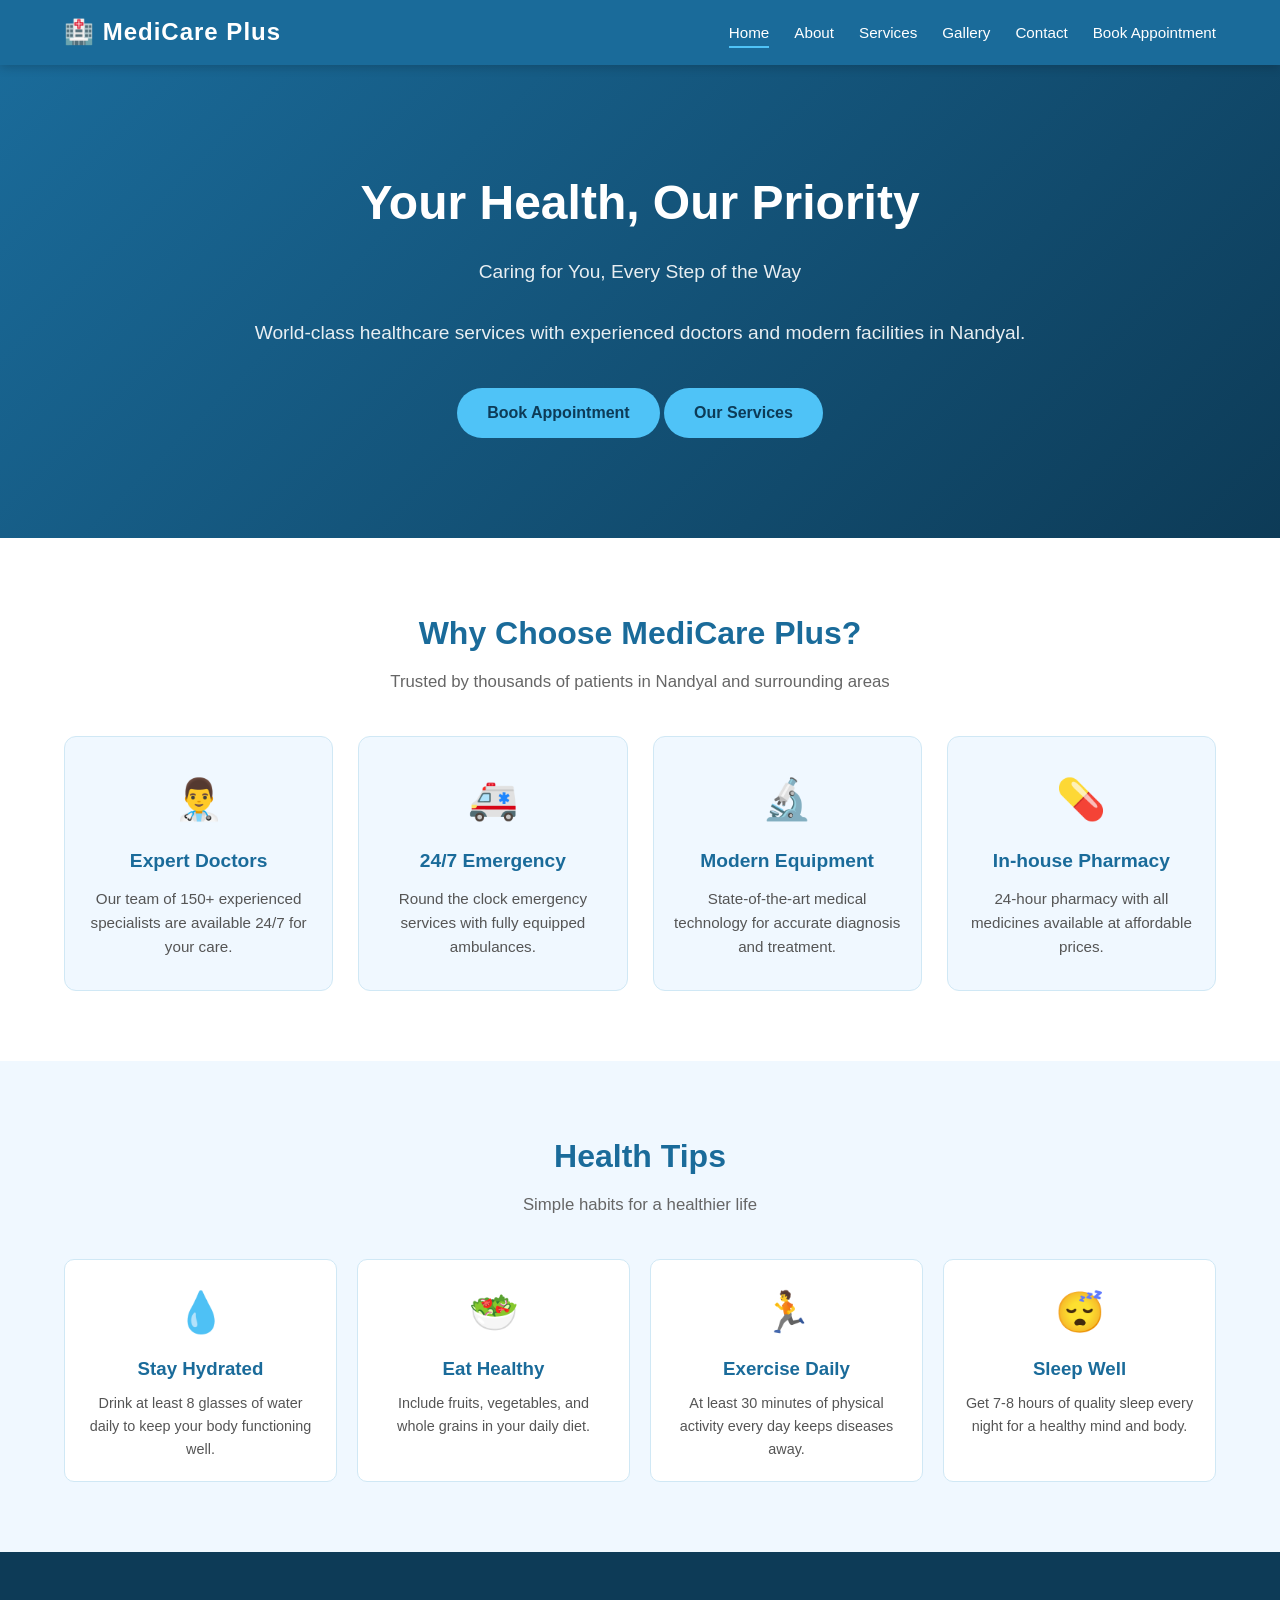
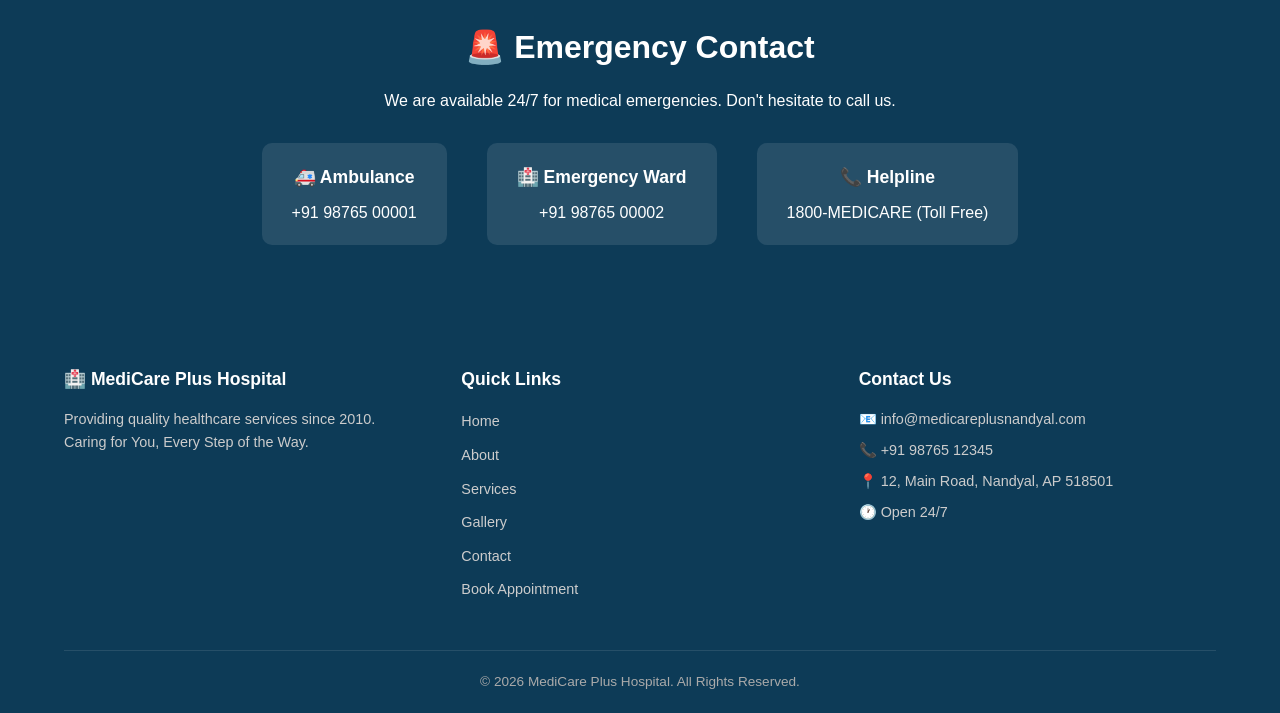
<file: index.html>
<!DOCTYPE html>
<html lang="en">
<head>
  <meta charset="UTF-8">
  <meta name="viewport" content="width=device-width, initial-scale=1.0">
  <meta name="description" content="MediCare Plus Hospital - 
    Nandyal's most trusted healthcare provider. 
    Expert doctors, modern facilities, 24/7 emergency care.">
  <meta name="keywords" content="MediCare Plus Hospital, 
hospital Nandyal, healthcare Nandyal, book appointment, 
doctors Nandyal, healthcare services, 24/7 emergency care">
<link rel="canonical" 
      href="https://golden-narwhal-b84936.netlify.app/">
<link rel="icon" type="image/png" 
      href="https://placehold.co/32x32/1a6b9a/ffffff?text=M">
<meta property="og:title" 
      content="MediCare Plus Hospital | Nandyal">
<meta property="og:description" 
      content="Nandyal's most trusted healthcare provider. 
      Expert doctors, 24/7 emergency care.">
<meta property="og:type" content="website">
<meta property="og:url" 
      content="https://golden-narwhal-b84936.netlify.app">
<script type="application/ld+json">
{
  "@context": "https://schema.org",
  "@type": "Hospital",
  "name": "MediCare Plus Hospital",
  "url": "https://golden-narwhal-b84936.netlify.app",
  "telephone": "+91-98765-12345",
  "address": {
    "@type": "PostalAddress",
    "streetAddress": "12, Main Road",
    "addressLocality": "Nandyal",
    "addressRegion": "Andhra Pradesh",
    "postalCode": "518501",
    "addressCountry": "IN"
  },
  "openingHours": "Mo-Su 00:00-23:59"
}
</script>
  <title>MediCare Plus Hospital Nandyal | Quality Healthcare</title>
  <link rel="stylesheet" href="style.css">
</head>
<body>

  <header>
    <nav>
      <div class="logo">🏥 MediCare Plus</div>
      <div class="hamburger" onclick="toggleMenu()">☰</div>
      <ul class="nav-links" id="navLinks">
        <li><a href="index.html" class="active">Home</a></li>
        <li><a href="about.html">About</a></li>
        <li><a href="services.html">Services</a></li>
        <li><a href="gallery.html">Gallery</a></li>
        <li><a href="contact.html">Contact</a></li>
        <li><a href="booking.html">Book Appointment</a></li>
      </ul>
    </nav>
  </header>

  <main>

    <!-- Hero Section -->
    <section class="hero">
      <h1>Your Health, Our Priority</h1>
      <p>Caring for You, Every Step of the Way</p>
      <p>World-class healthcare services with experienced doctors 
         and modern facilities in Nandyal.</p>
      <a href="booking.html" class="btn-primary">Book Appointment</a>
      <a href="services.html" class="btn-primary">Our Services</a>
    </section>

    <!-- Why Choose Us -->
    <section class="why-section">
      <h2>Why Choose MediCare Plus?</h2>
      <p class="section-subtitle">
        Trusted by thousands of patients in Nandyal and surrounding areas
      </p>
      <div class="cards-grid">
        <div class="card">
          <span class="icon">👨‍⚕️</span>
          <h3>Expert Doctors</h3>
          <p>Our team of 150+ experienced specialists are 
             available 24/7 for your care.</p>
        </div>
        <div class="card">
          <span class="icon">🚑</span>
          <h3>24/7 Emergency</h3>
          <p>Round the clock emergency services with 
             fully equipped ambulances.</p>
        </div>
        <div class="card">
          <span class="icon">🔬</span>
          <h3>Modern Equipment</h3>
          <p>State-of-the-art medical technology for 
             accurate diagnosis and treatment.</p>
        </div>
        <div class="card">
          <span class="icon">💊</span>
          <h3>In-house Pharmacy</h3>
          <p>24-hour pharmacy with all medicines 
             available at affordable prices.</p>
        </div>
      </div>
    </section>

    <!-- Health Tips -->
    <section class="tips-section">
      <h2>Health Tips</h2>
      <p class="section-subtitle">Simple habits for a healthier life</p>
      <div class="tips-grid">
        <div class="tip-card">
          <div class="tip-icon">💧</div>
          <h3>Stay Hydrated</h3>
          <p>Drink at least 8 glasses of water daily 
             to keep your body functioning well.</p>
        </div>
        <div class="tip-card">
          <div class="tip-icon">🥗</div>
          <h3>Eat Healthy</h3>
          <p>Include fruits, vegetables, and whole 
             grains in your daily diet.</p>
        </div>
        <div class="tip-card">
          <div class="tip-icon">🏃</div>
          <h3>Exercise Daily</h3>
          <p>At least 30 minutes of physical activity 
             every day keeps diseases away.</p>
        </div>
        <div class="tip-card">
          <div class="tip-icon">😴</div>
          <h3>Sleep Well</h3>
          <p>Get 7-8 hours of quality sleep every 
             night for a healthy mind and body.</p>
        </div>
      </div>
    </section>

    <!-- Emergency Section -->
    <section class="emergency-section">
      <h2>🚨 Emergency Contact</h2>
      <p>We are available 24/7 for medical emergencies. 
         Don't hesitate to call us.</p>
      <div class="emergency-contacts">
        <div class="emergency-item">
          <h3>🚑 Ambulance</h3>
          <p>+91 98765 00001</p>
        </div>
        <div class="emergency-item">
          <h3>🏥 Emergency Ward</h3>
          <p>+91 98765 00002</p>
        </div>
        <div class="emergency-item">
          <h3>📞 Helpline</h3>
          <p>1800-MEDICARE (Toll Free)</p>
        </div>
      </div>
    </section>

  </main>

  <footer>
    <div class="footer-content">
      <div class="footer-section">
        <h3>🏥 MediCare Plus Hospital</h3>
        <p>Providing quality healthcare services since 2010. 
           Caring for You, Every Step of the Way.</p>
      </div>
      <div class="footer-section">
        <h3>Quick Links</h3>
        <ul>
          <li><a href="index.html">Home</a></li>
          <li><a href="about.html">About</a></li>
          <li><a href="services.html">Services</a></li>
          <li><a href="gallery.html">Gallery</a></li>
          <li><a href="contact.html">Contact</a></li>
          <li><a href="booking.html">Book Appointment</a></li>
        </ul>
      </div>
      <div class="footer-section">
        <h3>Contact Us</h3>
        <p>📧 <a href="mailto:info@medicareplusnandyal.com" 
   style="color:#cccccc;">info@medicareplusnandyal.com</a></p>
        <p>📞 +91 98765 12345</p>
        <p>📍 12, Main Road, Nandyal, AP 518501</p>
        <p>🕐 Open 24/7</p>
      </div>
    </div>
    <div class="footer-bottom">
      <p>© 2026 MediCare Plus Hospital. All Rights Reserved.</p>
    </div>
  </footer>

  <script src="script.js"></script>
  <!--Start of Tawk.to Script-->
<script type="text/javascript">
var Tawk_API=Tawk_API||{}, Tawk_LoadStart=new Date();
(function(){
var s1=document.createElement("script"),s0=document.getElementsByTagName("script")[0];
s1.async=true;
s1.src='https://embed.tawk.to/6a47a17a4299a31d46909f50/default';
s1.charset='UTF-8';
s1.setAttribute('crossorigin','*');
s0.parentNode.insertBefore(s1,s0);
})();
</script>
<!--End of Tawk.to Script-->

</body>
</html>
</file>
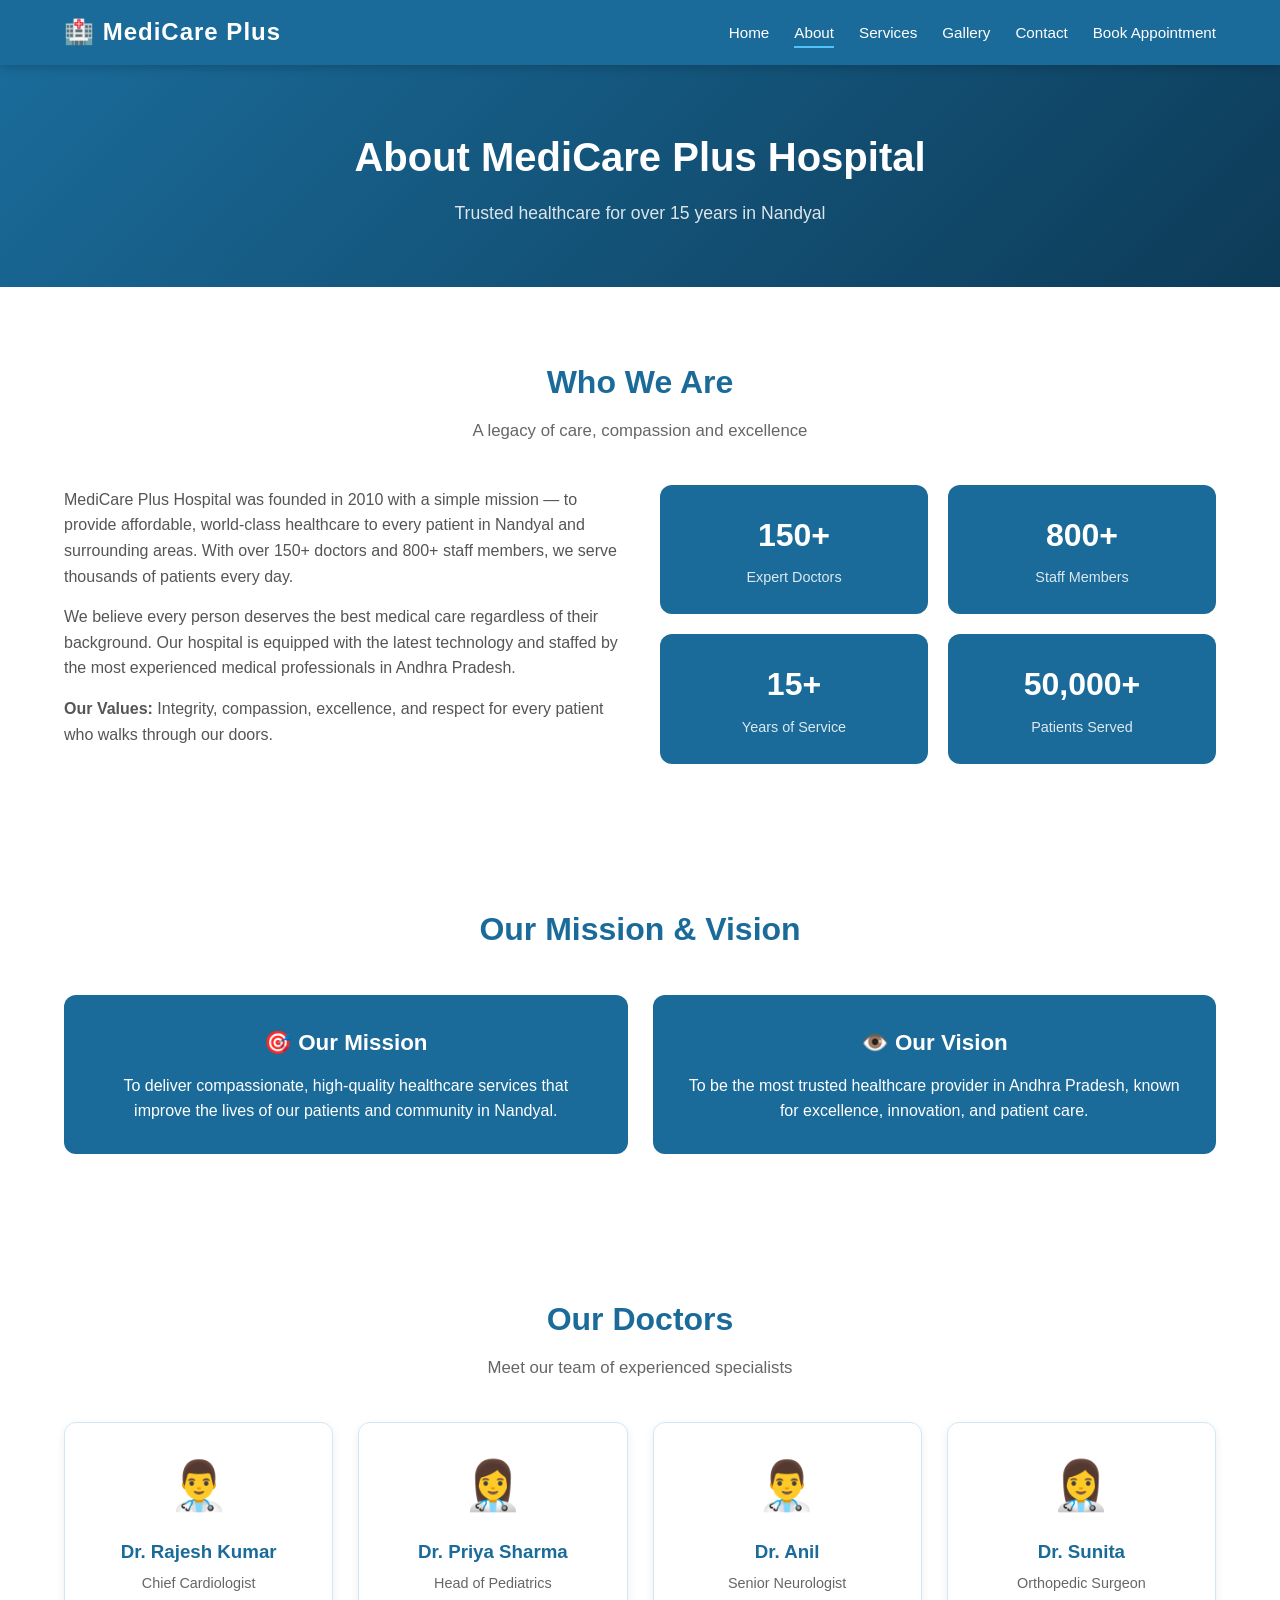
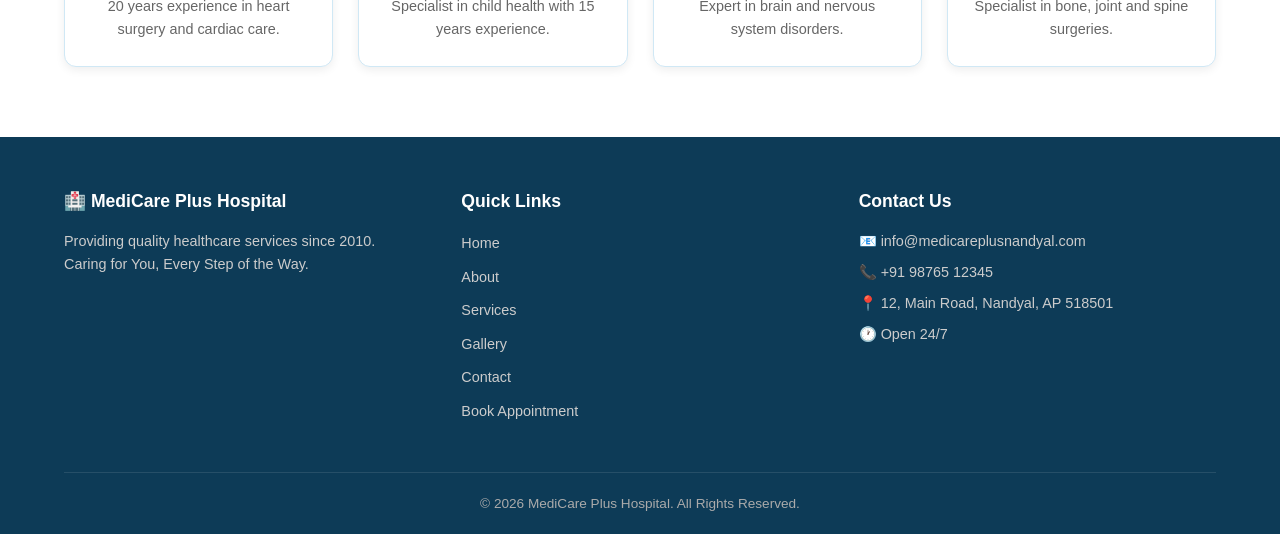
<file: about.html>
<!DOCTYPE html>
<html lang="en">
<head>
  <meta charset="UTF-8">
  <meta name="viewport" content="width=device-width, initial-scale=1.0">
  <meta name="description" content="About MediCare Plus Hospital - 
    Nandyal's trusted healthcare provider since 2010.">
  <meta name="keywords" content="about, MediCare Plus, hospital, 
    Nandyal, doctors, healthcare">
  <title>About Us - MediCare Plus Hospital</title>
  <link rel="canonical" 
      href="https://golden-narwhal-b84936.netlify.app/about.html">
<link rel="icon" type="image/png" 
      href="https://placehold.co/32x32/1a6b9a/ffffff?text=M">
<meta property="og:title" 
      content="About MediCare Plus Hospital | Nandyal">
<meta property="og:description" 
      content="Learn about MediCare Plus Hospital Nandyal. 
      Founded 2010 with 150+ doctors and 800+ staff.">
<meta property="og:type" content="website">
<meta property="og:url" 
      content="https://golden-narwhal-b84936.netlify.app/about.html">
  <link rel="stylesheet" href="style.css">
</head>
<body>

  <header>
    <nav>
      <div class="logo">🏥 MediCare Plus</div>
      <div class="hamburger" onclick="toggleMenu()">☰</div>
      <ul class="nav-links" id="navLinks">
        <li><a href="index.html">Home</a></li>
        <li><a href="about.html" class="active">About</a></li>
        <li><a href="services.html">Services</a></li>
        <li><a href="gallery.html">Gallery</a></li>
        <li><a href="contact.html">Contact</a></li>
        <li><a href="booking.html">Book Appointment</a></li>
      </ul>
    </nav>
  </header>

  <main>

    <section class="page-hero">
      <h1>About MediCare Plus Hospital</h1>
      <p>Trusted healthcare for over 15 years in Nandyal</p>
    </section>

    <!-- Who We Are -->
    <section class="about-section">
      <h2>Who We Are</h2>
      <p class="section-subtitle">
        A legacy of care, compassion and excellence
      </p>
      <div class="about-intro">
        <div class="about-text">
          <p>MediCare Plus Hospital was founded in 2010 with a simple 
            mission — to provide affordable, world-class healthcare to 
            every patient in Nandyal and surrounding areas. With over 
            150+ doctors and 800+ staff members, we serve thousands of 
            patients every day.</p>
          <p>We believe every person deserves the best medical care 
            regardless of their background. Our hospital is equipped 
            with the latest technology and staffed by the most 
            experienced medical professionals in Andhra Pradesh.</p>
          <p><strong>Our Values:</strong> Integrity, compassion, 
            excellence, and respect for every patient who walks 
            through our doors.</p>
        </div>
        <div class="about-stats">
          <div class="stat-card">
            <h3>150+</h3>
            <p>Expert Doctors</p>
          </div>
          <div class="stat-card">
            <h3>800+</h3>
            <p>Staff Members</p>
          </div>
          <div class="stat-card">
            <h3>15+</h3>
            <p>Years of Service</p>
          </div>
          <div class="stat-card">
            <h3>50,000+</h3>
            <p>Patients Served</p>
          </div>
        </div>
      </div>
    </section>

    <!-- Mission & Vision -->
    <section class="mv-section">
      <h2>Our Mission & Vision</h2>
      <div class="mission-vision">
        <div class="mv-card">
          <h3>🎯 Our Mission</h3>
          <p>To deliver compassionate, high-quality healthcare 
            services that improve the lives of our patients 
            and community in Nandyal.</p>
        </div>
        <div class="mv-card">
          <h3>👁️ Our Vision</h3>
          <p>To be the most trusted healthcare provider in 
            Andhra Pradesh, known for excellence, innovation, 
            and patient care.</p>
        </div>
      </div>
    </section>

    <!-- Our Doctors -->
    <section class="doctors-section">
      <h2>Our Doctors</h2>
      <p class="section-subtitle">
        Meet our team of experienced specialists
      </p>
      <div class="doctors-grid">
        <div class="doctor-card">
          <div class="doc-icon">👨‍⚕️</div>
          <h3>Dr. Rajesh Kumar</h3>
          <p>Chief Cardiologist</p>
          <p>20 years experience in heart surgery and cardiac care.</p>
        </div>
        <div class="doctor-card">
          <div class="doc-icon">👩‍⚕️</div>
          <h3>Dr. Priya Sharma</h3>
          <p>Head of Pediatrics</p>
          <p>Specialist in child health with 15 years experience.</p>
        </div>
        <div class="doctor-card">
          <div class="doc-icon">👨‍⚕️</div>
          <h3>Dr. Anil</h3>
          <p>Senior Neurologist</p>
          <p>Expert in brain and nervous system disorders.</p>
        </div>
        <div class="doctor-card">
          <div class="doc-icon">👩‍⚕️</div>
          <h3>Dr. Sunita</h3>
          <p>Orthopedic Surgeon</p>
          <p>Specialist in bone, joint and spine surgeries.</p>
        </div>
      </div>
    </section>

  </main>

  <footer>
    <div class="footer-content">
      <div class="footer-section">
        <h3>🏥 MediCare Plus Hospital</h3>
        <p>Providing quality healthcare services since 2010. 
           Caring for You, Every Step of the Way.</p>
      </div>
      <div class="footer-section">
        <h3>Quick Links</h3>
        <ul>
          <li><a href="index.html">Home</a></li>
          <li><a href="about.html">About</a></li>
          <li><a href="services.html">Services</a></li>
          <li><a href="gallery.html">Gallery</a></li>
          <li><a href="contact.html">Contact</a></li>
          <li><a href="booking.html">Book Appointment</a></li>
        </ul>
      </div>
      <div class="footer-section">
        <h3>Contact Us</h3>
        <p>📧 info@medicareplusnandyal.com</p>
        <p>📞 +91 98765 12345</p>
        <p>📍 12, Main Road, Nandyal, AP 518501</p>
        <p>🕐 Open 24/7</p>
      </div>
    </div>
    <div class="footer-bottom">
      <p>© 2026 MediCare Plus Hospital. All Rights Reserved.</p>
    </div>
  </footer>

  <script src="script.js"></script>

  <!--Start of Tawk.to Script-->
<!--Start of Tawk.to Script-->
<script type="text/javascript">
var Tawk_API=Tawk_API||{}, Tawk_LoadStart=new Date();
(function(){
var s1=document.createElement("script"),s0=document.getElementsByTagName("script")[0];
s1.async=true;
s1.src='https://embed.tawk.to/6a47a17a4299a31d46909f50/default';
s1.charset='UTF-8';
s1.setAttribute('crossorigin','*');
s0.parentNode.insertBefore(s1,s0);
})();
</script>
<!--End of Tawk.to Script-->
</body>
</html>
</file>
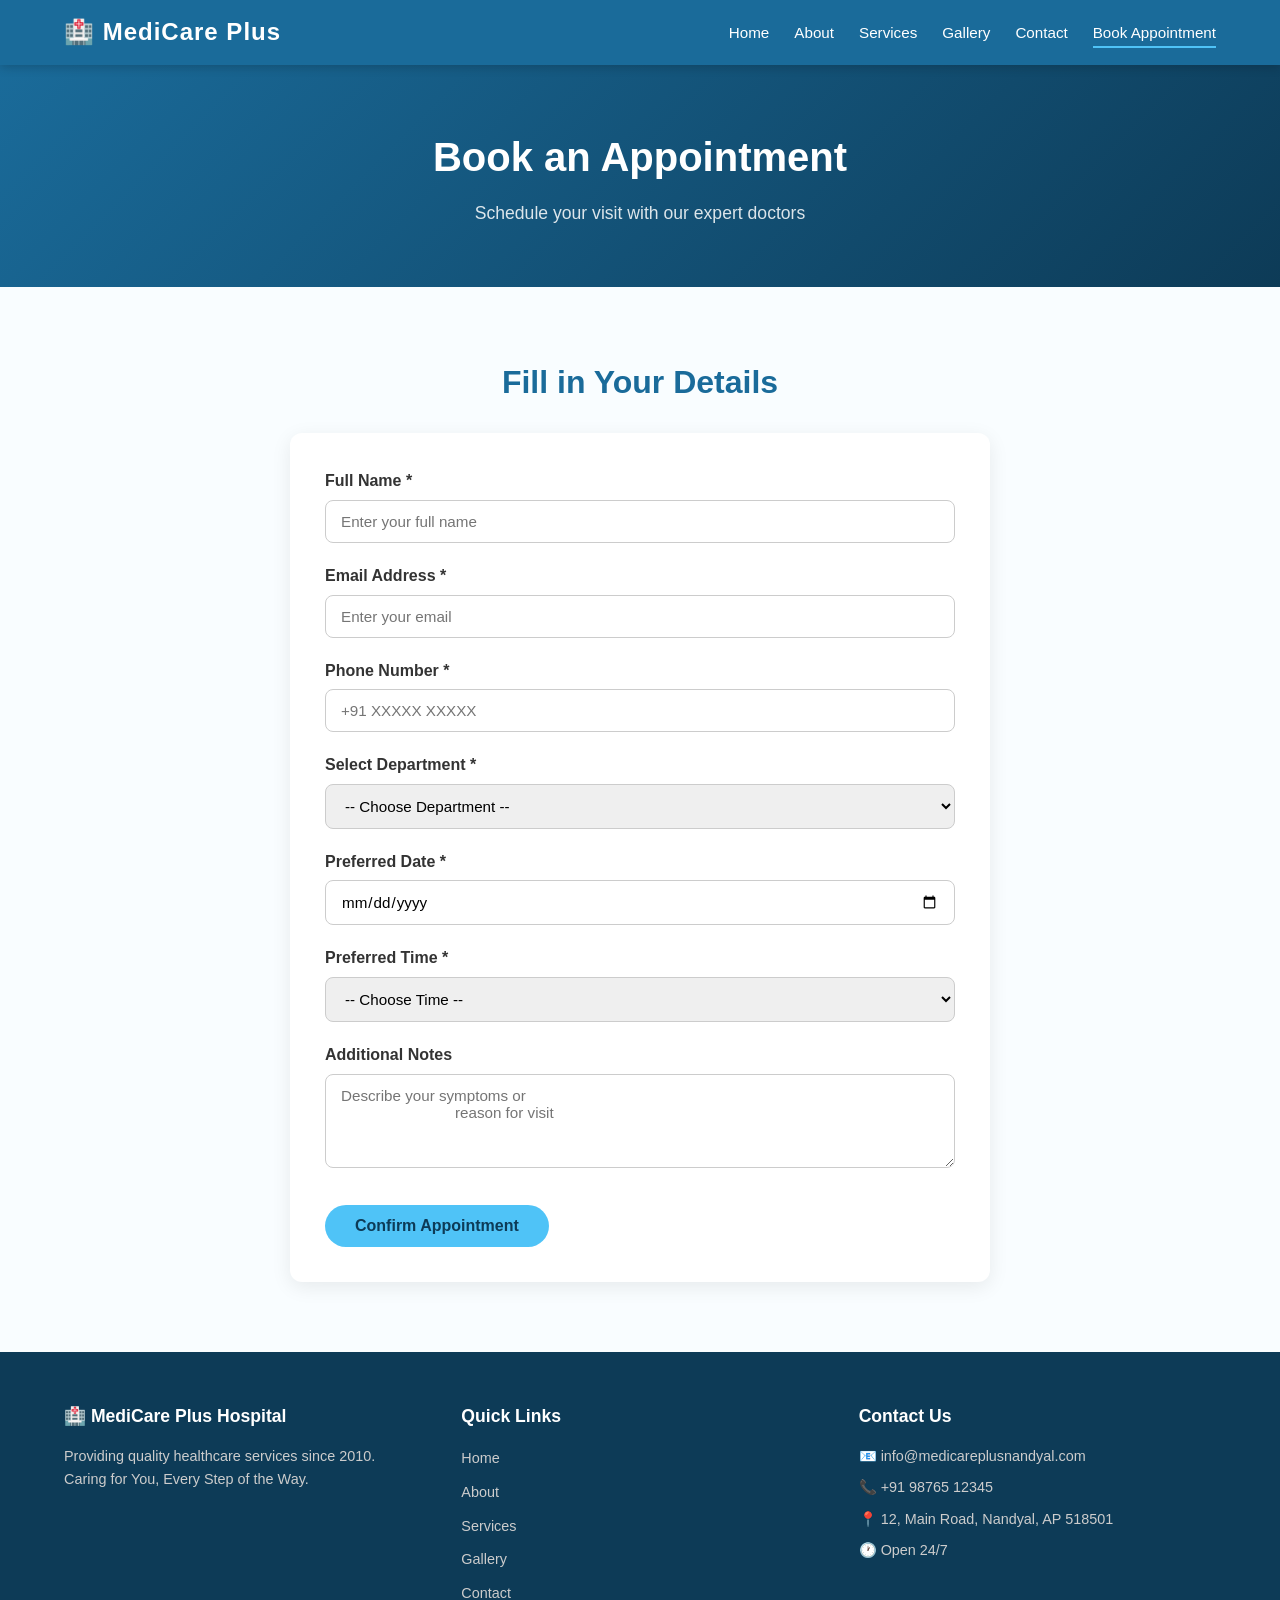
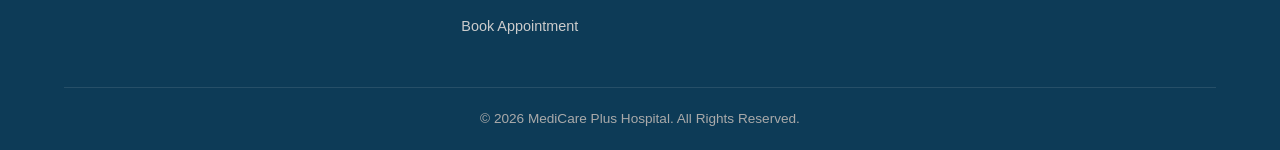
<file: booking.html>
<!DOCTYPE html>
<html lang="en">
<head>
  <meta charset="UTF-8">
  <meta name="viewport" content="width=device-width, initial-scale=1.0">
  <meta name="description" content="Book an appointment at 
    MediCare Plus Hospital Nandyal.">
  <meta name="keywords" content="book appointment, MediCare Plus, 
    hospital, Nandyal, healthcare">
  <title>Book Appointment - MediCare Plus Hospital</title>
  <link rel="canonical" 
      href="https://golden-narwhal-b84936.netlify.app/booking.html">
<link rel="icon" type="image/png" 
      href="https://placehold.co/32x32/1a6b9a/ffffff?text=M">
<meta property="og:title" 
      content="Book Appointment | MediCare Plus Hospital">
<meta property="og:description" 
      content="Book appointment at MediCare Plus Hospital 
      Nandyal. Expert doctors available 24/7.">
<meta property="og:type" content="website">
<meta property="og:url" 
      content="https://golden-narwhal-b84936.netlify.app/booking.html">
  <link rel="stylesheet" href="style.css">
</head>
<body>

  <header>
    <nav>
      <div class="logo">🏥 MediCare Plus</div>
      <div class="hamburger" onclick="toggleMenu()">☰</div>
      <ul class="nav-links" id="navLinks">
        <li><a href="index.html">Home</a></li>
        <li><a href="about.html">About</a></li>
        <li><a href="services.html">Services</a></li>
        <li><a href="gallery.html">Gallery</a></li>
        <li><a href="contact.html">Contact</a></li>
        <li><a href="booking.html" class="active">Book Appointment</a></li>
      </ul>
    </nav>
  </header>

  <main>

    <section class="page-hero">
      <h1>Book an Appointment</h1>
      <p>Schedule your visit with our expert doctors</p>
    </section>

    <section class="booking-section">
      <div class="booking-form-container">
        <h2>Fill in Your Details</h2>
        <div class="booking-form">
          <div class="form-group">
            <label for="fullname">Full Name *</label>
            <input type="text" id="fullname" 
                   placeholder="Enter your full name">
          </div>
          <div class="form-group">
            <label for="email">Email Address *</label>
            <input type="email" id="email" 
                   placeholder="Enter your email">
          </div>
          <div class="form-group">
            <label for="phone">Phone Number *</label>
            <input type="tel" id="phone" 
                   placeholder="+91 XXXXX XXXXX">
          </div>
          <div class="form-group">
            <label for="department">Select Department *</label>
            <select id="department">
              <option value="">-- Choose Department --</option>
              <option value="cardiology">Cardiology</option>
              <option value="pediatrics">Pediatrics</option>
              <option value="neurology">Neurology</option>
              <option value="orthopedics">Orthopedics</option>
              <option value="ophthalmology">Ophthalmology</option>
              <option value="dentistry">Dentistry</option>
              <option value="emergency">Emergency Care</option>
              <option value="laboratory">Laboratory</option>
            </select>
          </div>
          <div class="form-group">
            <label for="date">Preferred Date *</label>
            <input type="date" id="date">
          </div>
          <div class="form-group">
            <label for="time">Preferred Time *</label>
            <select id="time">
              <option value="">-- Choose Time --</option>
              <option>9:00 AM</option>
              <option>10:00 AM</option>
              <option>11:00 AM</option>
              <option>12:00 PM</option>
              <option>2:00 PM</option>
              <option>3:00 PM</option>
              <option>4:00 PM</option>
            </select>
          </div>
          <div class="form-group">
            <label for="message">Additional Notes</label>
            <textarea id="message" rows="4"
              placeholder="Describe your symptoms or 
                           reason for visit"></textarea>
          </div>
          <button onclick="submitBooking()" 
                  class="btn-primary">Confirm Appointment</button>
        </div>
      </div>
    </section>

  </main>

  <footer>
    <div class="footer-content">
      <div class="footer-section">
        <h3>🏥 MediCare Plus Hospital</h3>
        <p>Providing quality healthcare services since 2010. 
           Caring for You, Every Step of the Way.</p>
      </div>
      <div class="footer-section">
        <h3>Quick Links</h3>
        <ul>
          <li><a href="index.html">Home</a></li>
          <li><a href="about.html">About</a></li>
          <li><a href="services.html">Services</a></li>
          <li><a href="gallery.html">Gallery</a></li>
          <li><a href="contact.html">Contact</a></li>
          <li><a href="booking.html">Book Appointment</a></li>
        </ul>
      </div>
      <div class="footer-section">
        <h3>Contact Us</h3>
        <p>📧 info@medicareplusnandyal.com</p>
        <p>📞 +91 98765 12345</p>
        <p>📍 12, Main Road, Nandyal, AP 518501</p>
        <p>🕐 Open 24/7</p>
      </div>
    </div>
    <div class="footer-bottom">
      <p>© 2026 MediCare Plus Hospital. All Rights Reserved.</p>
    </div>
  </footer>

  <script src="script.js"></script>
  <!--Start of Tawk.to Script-->
<script type="text/javascript">
var Tawk_API=Tawk_API||{}, Tawk_LoadStart=new Date();
(function(){
var s1=document.createElement("script"),s0=document.getElementsByTagName("script")[0];
s1.async=true;
s1.src='https://embed.tawk.to/6a47a17a4299a31d46909f50/default';
s1.charset='UTF-8';
s1.setAttribute('crossorigin','*');
s0.parentNode.insertBefore(s1,s0);
})();
</script>
<!--End of Tawk.to Script-->
</body>
</html>
</file>
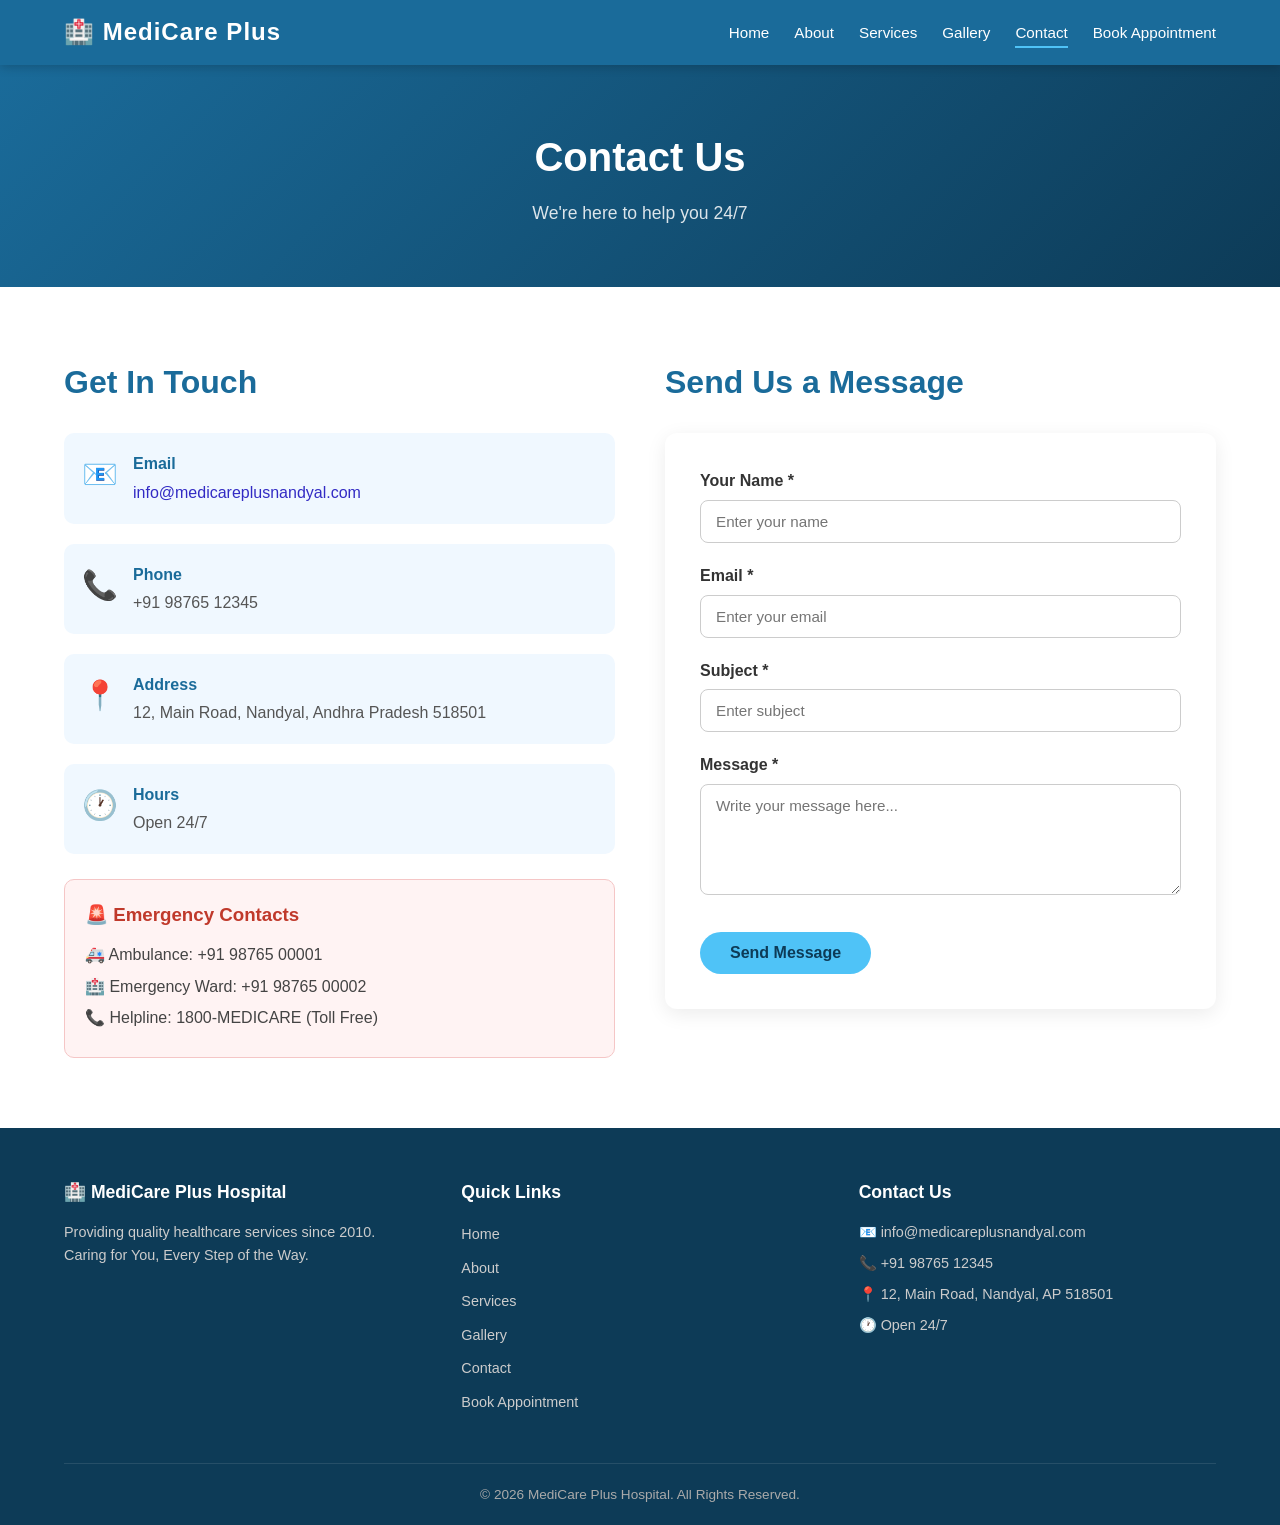
<file: contact.html>
<!DOCTYPE html>
<html lang="en">
<head>
  <meta charset="UTF-8">
  <meta name="viewport" content="width=device-width, initial-scale=1.0">
  <meta name="description" content="Contact MediCare Plus Hospital 
    Nandyal - Andhra Pradesh's trusted healthcare provider.">
  <meta name="keywords" content="contact, MediCare Plus, hospital, 
    Nandyal, Andhra Pradesh, healthcare">
  <title>Contact Us - MediCare Plus Hospital</title>
  <link rel="canonical" 
      href="https://golden-narwhal-b84936.netlify.app/contact.html">
<link rel="icon" type="image/png" 
      href="https://placehold.co/32x32/1a6b9a/ffffff?text=M">
<meta property="og:title" 
      content="Contact Us | MediCare Plus Hospital Nandyal">
<meta property="og:description" 
      content="Contact MediCare Plus Hospital Nandyal. 
      Call +91 98765 12345. Open 24/7.">
<meta property="og:type" content="website">
<meta property="og:url" 
      content="https://golden-narwhal-b84936.netlify.app/contact.html">
  <link rel="stylesheet" href="style.css">
</head>
<body>

  <header>
    <nav>
      <div class="logo">🏥 MediCare Plus</div>
      <div class="hamburger" onclick="toggleMenu()">☰</div>
      <ul class="nav-links" id="navLinks">
        <li><a href="index.html">Home</a></li>
        <li><a href="about.html">About</a></li>
        <li><a href="services.html">Services</a></li>
        <li><a href="gallery.html">Gallery</a></li>
        <li><a href="contact.html" class="active">Contact</a></li>
        <li><a href="booking.html">Book Appointment</a></li>
      </ul>
    </nav>
  </header>

  <main>

    <section class="page-hero">
      <h1>Contact Us</h1>
      <p>We're here to help you 24/7</p>
    </section>

    <section class="contact-section">
      <div class="contact-grid">

        <div class="contact-info">
          <h2>Get In Touch</h2>
          <div class="contact-card">
            <span>📧</span>
            <div>
              <h3>Email</h3>
              <p><a href="mailto:info@medicareplusnandyal.com"
   style="color:#322bc4;">
   info@medicareplusnandyal.com</a></p>
            </div>
          </div>
          <div class="contact-card">
            <span>📞</span>
            <div>
              <h3>Phone</h3>
              <p>+91 98765 12345</p>
            </div>
          </div>
          <div class="contact-card">
            <span>📍</span>
            <div>
              <h3>Address</h3>
              <p>12, Main Road, Nandyal, 
                 Andhra Pradesh 518501</p>
            </div>
          </div>
          <div class="contact-card">
            <span>🕐</span>
            <div>
              <h3>Hours</h3>
              <p>Open 24/7</p>
            </div>
          </div>

          <div class="emergency-box">
            <h3>🚨 Emergency Contacts</h3>
            <p>🚑 Ambulance: +91 98765 00001</p>
            <p>🏥 Emergency Ward: +91 98765 00002</p>
            <p>📞 Helpline: 1800-MEDICARE (Toll Free)</p>
          </div>
        </div>

        <div class="contact-form-box">
          <h2>Send Us a Message</h2>
          <div class="booking-form">
            <div class="form-group">
              <label for="cname">Your Name *</label>
              <input type="text" id="cname" 
                     placeholder="Enter your name">
            </div>
            <div class="form-group">
              <label for="cemail">Email *</label>
              <input type="email" id="cemail" 
                     placeholder="Enter your email">
            </div>
            <div class="form-group">
              <label for="csubject">Subject *</label>
              <input type="text" id="csubject" 
                     placeholder="Enter subject">
            </div>
            <div class="form-group">
              <label for="cmessage">Message *</label>
              <textarea id="cmessage" rows="5"
                placeholder="Write your message here..."></textarea>
            </div>
            <button onclick="submitContact()" 
                    class="btn-primary">Send Message</button>
          </div>
        </div>

      </div>
    </section>

  </main>

  <footer>
    <div class="footer-content">
      <div class="footer-section">
        <h3>🏥 MediCare Plus Hospital</h3>
        <p>Providing quality healthcare services since 2010. 
           Caring for You, Every Step of the Way.</p>
      </div>
      <div class="footer-section">
        <h3>Quick Links</h3>
        <ul>
          <li><a href="index.html">Home</a></li>
          <li><a href="about.html">About</a></li>
          <li><a href="services.html">Services</a></li>
          <li><a href="gallery.html">Gallery</a></li>
          <li><a href="contact.html">Contact</a></li>
          <li><a href="booking.html">Book Appointment</a></li>
        </ul>
      </div>
      <div class="footer-section">
        <h3>Contact Us</h3>
        <p>📧 info@medicareplusnandyal.com</p>
        <p>📞 +91 98765 12345</p>
        <p>📍 12, Main Road, Nandyal, AP 518501</p>
        <p>🕐 Open 24/7</p>
      </div>
    </div>
    <div class="footer-bottom">
      <p>© 2026 MediCare Plus Hospital. All Rights Reserved.</p>
    </div>
  </footer>

  <script src="script.js"></script>

  <!--Start of Tawk.to Script-->
<script type="text/javascript">
var Tawk_API=Tawk_API||{}, Tawk_LoadStart=new Date();
(function(){
var s1=document.createElement("script"),s0=document.getElementsByTagName("script")[0];
s1.async=true;
s1.src='https://embed.tawk.to/6a47a17a4299a31d46909f50/default';
s1.charset='UTF-8';
s1.setAttribute('crossorigin','*');
s0.parentNode.insertBefore(s1,s0);
})();
</script>
<!--End of Tawk.to Script-->
</body>
</html>
</file>
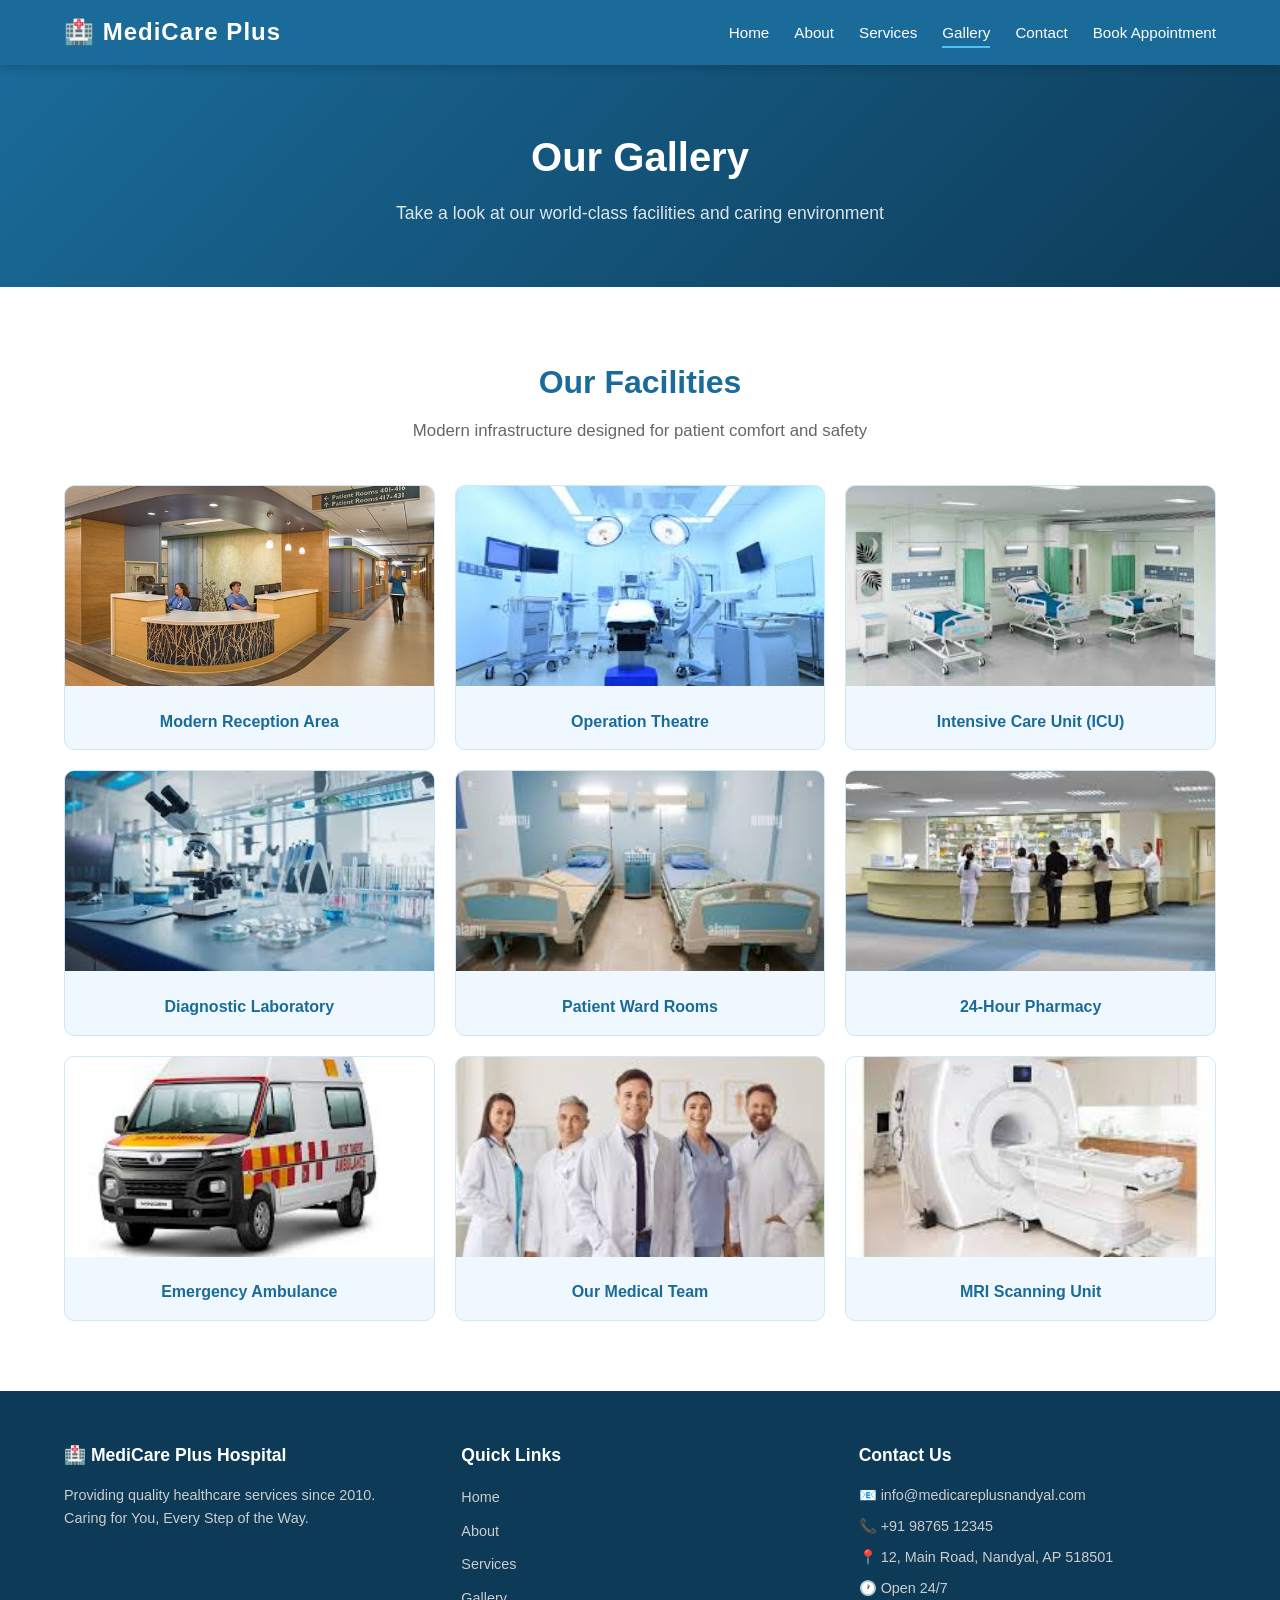
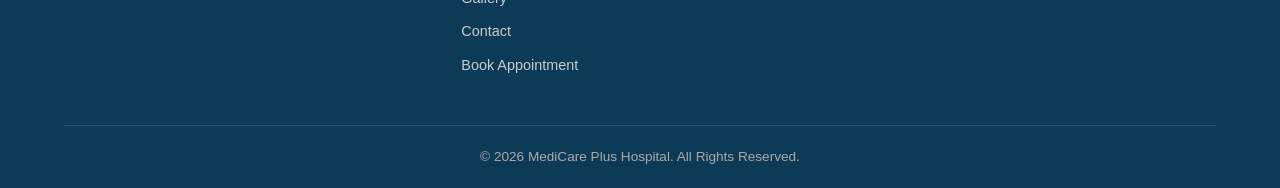
<file: gallery.html>
<!DOCTYPE html>
<html lang="en">
<head>
  <meta charset="UTF-8">
  <meta name="viewport" content="width=device-width, initial-scale=1.0">
  <meta name="description" content="Gallery - MediCare Plus Hospital 
    Nandyal. View our world-class facilities and caring environment.">
  <meta name="keywords" content="gallery, facilities, MediCare Plus, 
    hospital, Nandyal, ICU, operation theatre">
  <title>Gallery - MediCare Plus Hospital</title>
  <link rel="canonical" 
      href="https://golden-narwhal-b84936.netlify.app/gallery.html">
<link rel="icon" type="image/png" 
      href="https://placehold.co/32x32/1a6b9a/ffffff?text=M">
<meta property="og:title" 
      content="Gallery | MediCare Plus Hospital Nandyal">
<meta property="og:description" 
      content="View MediCare Plus Hospital Nandyal facilities 
      - ICU, operation theatre, pharmacy and more.">
<meta property="og:type" content="website">
<meta property="og:url" 
      content="https://golden-narwhal-b84936.netlify.app/gallery.html">
  <link rel="stylesheet" href="style.css">
</head>
<body>

  <header>
    <nav>
      <div class="logo">🏥 MediCare Plus</div>
      <div class="hamburger" onclick="toggleMenu()">☰</div>
      <ul class="nav-links" id="navLinks">
        <li><a href="index.html">Home</a></li>
        <li><a href="about.html">About</a></li>
        <li><a href="services.html">Services</a></li>
        <li><a href="gallery.html" class="active">Gallery</a></li>
        <li><a href="contact.html">Contact</a></li>
        <li><a href="booking.html">Book Appointment</a></li>
      </ul>
    </nav>
  </header>

  <main>

    <section class="page-hero">
      <h1>Our Gallery</h1>
      <p>Take a look at our world-class facilities 
         and caring environment</p>
    </section>

    <section class="gallery-section">
      <h2>Our Facilities</h2>
      <p class="section-subtitle">
        Modern infrastructure designed for patient comfort and safety
      </p>
      <div class="gallery-grid">

        <div class="gallery-item">
          <img src="images/reception.jpg"
               alt="MediCare Plus Hospital modern reception 
                    area with helpful staff">
          <div class="caption">Modern Reception Area</div>
        </div>

        <div class="gallery-item">
          <img src="images/operation.jpg"
               alt="State-of-the-art operation theatre at 
                    MediCare Plus Hospital">
          <div class="caption">Operation Theatre</div>
        </div>

        <div class="gallery-item">
          <img src="images/icu.jpg"
               alt="Intensive Care Unit ICU with advanced 
                    monitoring equipment">
          <div class="caption">Intensive Care Unit (ICU)</div>
        </div>

        <div class="gallery-item">
          <img src="images/lab.jpg"
               alt="Advanced diagnostic laboratory with modern 
                    testing equipment">
          <div class="caption">Diagnostic Laboratory</div>
        </div>

        <div class="gallery-item">
          <img src="images/ward.jpg"
               alt="Clean and comfortable patient ward rooms 
                    at MediCare Plus Hospital">
          <div class="caption">Patient Ward Rooms</div>
        </div>

        <div class="gallery-item">
          <img src="images/pharmacy.jpg"
               alt="24-hour in-house pharmacy at 
                    MediCare Plus Hospital">
          <div class="caption">24-Hour Pharmacy</div>
        </div>

        <div class="gallery-item">
          <img src="images/ambulance.jpg"
               alt="MediCare Plus Hospital fully equipped 
                    emergency ambulance service">
          <div class="caption">Emergency Ambulance</div>
        </div>

        <div class="gallery-item">
          <img src="images/team.jpg"
               alt="Team of experienced doctors and medical 
                    staff at MediCare Plus Hospital">
          <div class="caption">Our Medical Team</div>
        </div>

        <div class="gallery-item">
          <img src="images/mri.jpg"
               alt="MRI scanning machine for accurate diagnosis 
                    at MediCare Plus Hospital">
          <div class="caption">MRI Scanning Unit</div>
        </div>

      </div>
    </section>

  </main>

  <footer>
    <div class="footer-content">
      <div class="footer-section">
        <h3>🏥 MediCare Plus Hospital</h3>
        <p>Providing quality healthcare services since 2010.
           Caring for You, Every Step of the Way.</p>
      </div>
      <div class="footer-section">
        <h3>Quick Links</h3>
        <ul>
          <li><a href="index.html">Home</a></li>
          <li><a href="about.html">About</a></li>
          <li><a href="services.html">Services</a></li>
          <li><a href="gallery.html">Gallery</a></li>
          <li><a href="contact.html">Contact</a></li>
          <li><a href="booking.html">Book Appointment</a></li>
        </ul>
      </div>
      <div class="footer-section">
        <h3>Contact Us</h3>
        <p>📧 info@medicareplusnandyal.com</p>
        <p>📞 +91 98765 12345</p>
        <p>📍 12, Main Road, Nandyal, AP 518501</p>
        <p>🕐 Open 24/7</p>
      </div>
    </div>
    <div class="footer-bottom">
      <p>© 2026 MediCare Plus Hospital. All Rights Reserved.</p>
    </div>
  </footer>

  <script src="script.js"></script>

  <!--Start of Tawk.to Script-->
<script type="text/javascript">
var Tawk_API=Tawk_API||{}, Tawk_LoadStart=new Date();
(function(){
var s1=document.createElement("script"),s0=document.getElementsByTagName("script")[0];
s1.async=true;
s1.src='https://embed.tawk.to/6a47a17a4299a31d46909f50/default';
s1.charset='UTF-8';
s1.setAttribute('crossorigin','*');
s0.parentNode.insertBefore(s1,s0);
})();
</script>
<!--End of Tawk.to Script-->
</body>
</html>
</file>
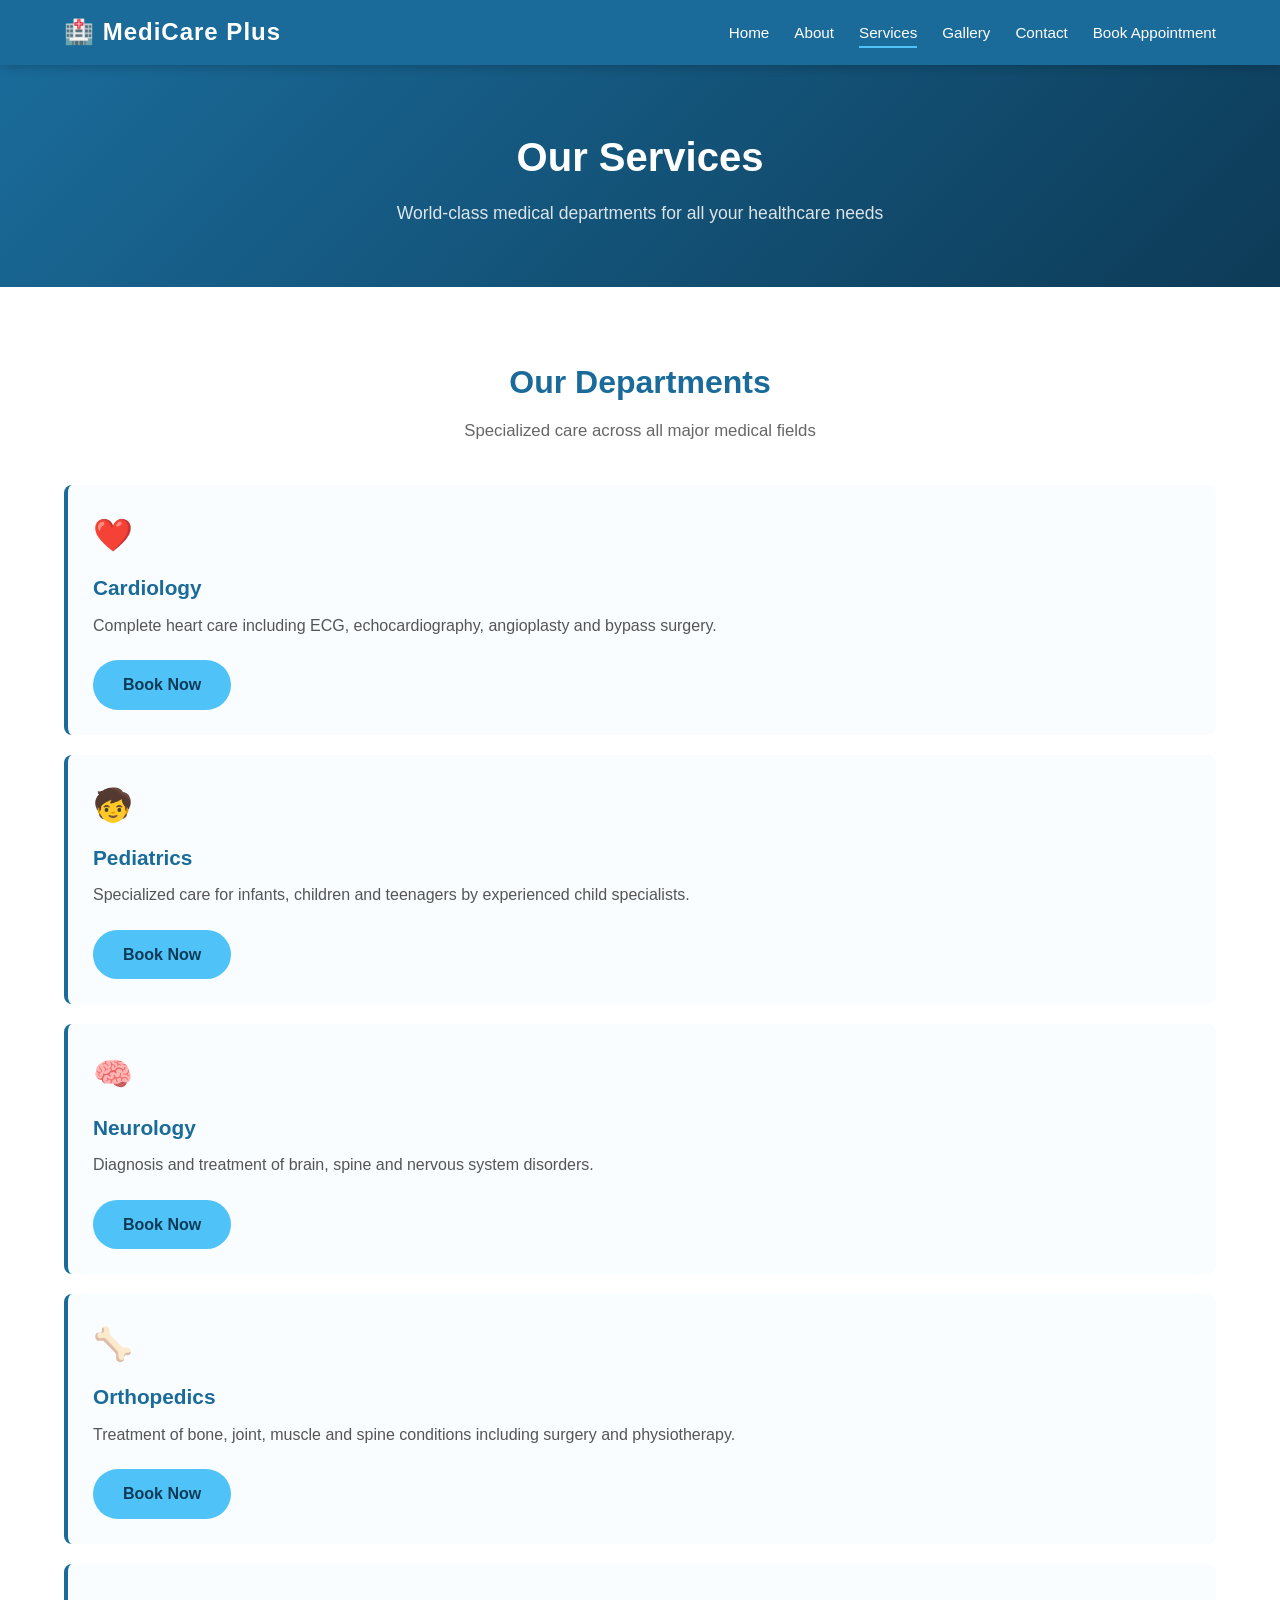
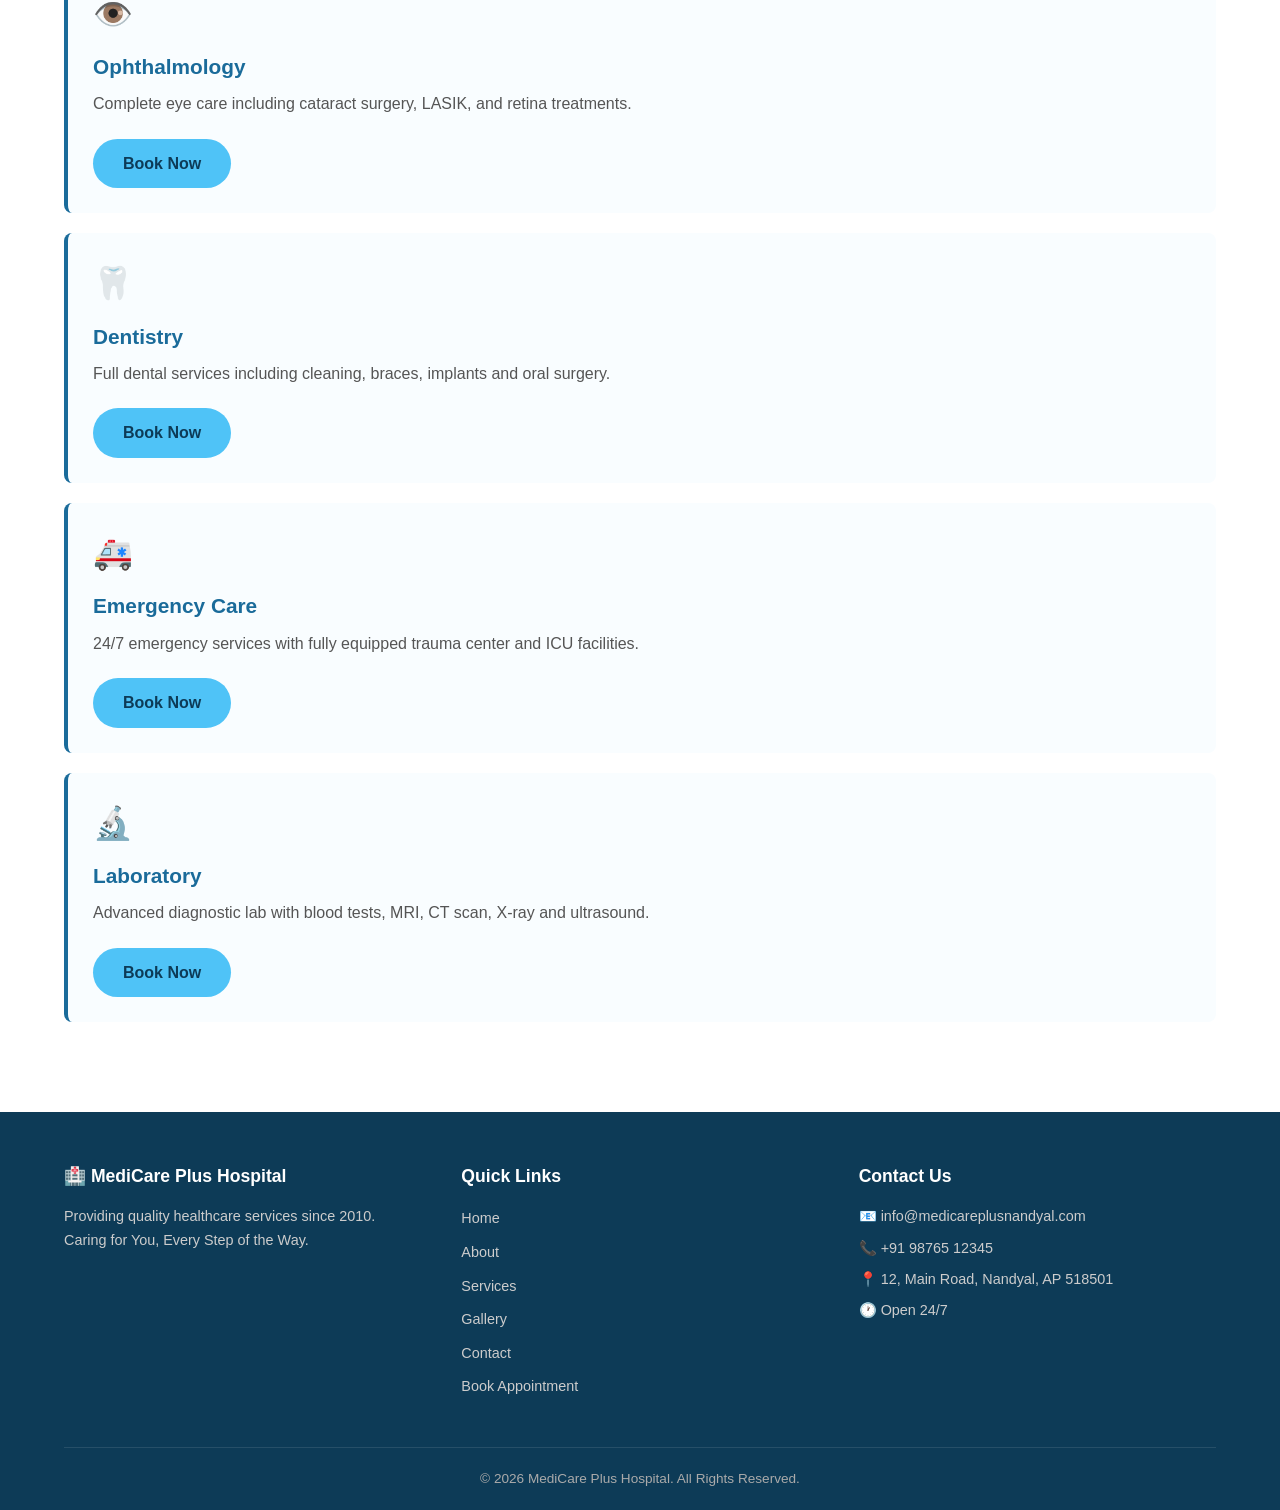
<file: services.html>
<!DOCTYPE html>
<html lang="en">
<head>
  <meta charset="UTF-8">
  <meta name="viewport" content="width=device-width, initial-scale=1.0">
  <meta name="description" content="Services at MediCare Plus Hospital 
    Nandyal - Cardiology, Pediatrics, Neurology and more.">
  <meta name="keywords" content="services, departments, cardiology, 
    pediatrics, MediCare Plus, Nandyal hospital">
  <title>Our Services - MediCare Plus Hospital</title>
  <link rel="canonical" 
      href="https://golden-narwhal-b84936.netlify.app/services.html">
<link rel="icon" type="image/png" 
      href="https://placehold.co/32x32/1a6b9a/ffffff?text=M">
<meta property="og:title" 
      content="Our Services | MediCare Plus Hospital Nandyal">
<meta property="og:description" 
      content="Cardiology, Pediatrics, Neurology, Orthopedics 
      and more at MediCare Plus Hospital Nandyal.">
<meta property="og:type" content="website">
<meta property="og:url" 
      content="https://golden-narwhal-b84936.netlify.app/services.html">
  <link rel="stylesheet" href="style.css">
</head>
<body>

  <header>
    <nav>
      <div class="logo">🏥 MediCare Plus</div>
      <div class="hamburger" onclick="toggleMenu()">☰</div>
      <ul class="nav-links" id="navLinks">
        <li><a href="index.html">Home</a></li>
        <li><a href="about.html">About</a></li>
        <li><a href="services.html" class="active">Services</a></li>
        <li><a href="gallery.html">Gallery</a></li>
        <li><a href="contact.html">Contact</a></li>
        <li><a href="booking.html">Book Appointment</a></li>
      </ul>
    </nav>
  </header>

  <main>

    <section class="page-hero">
      <h1>Our Services</h1>
      <p>World-class medical departments for all your healthcare needs</p>
    </section>

    <section class="services-section">
      <h2>Our Departments</h2>
      <p class="section-subtitle">
        Specialized care across all major medical fields
      </p>

      <div class="service-item">
        <span class="service-icon">❤️</span>
        <h3>Cardiology</h3>
        <p>Complete heart care including ECG, echocardiography, 
           angioplasty and bypass surgery.</p>
        <a href="booking.html" class="btn-primary">Book Now</a>
      </div>

      <div class="service-item">
        <span class="service-icon">🧒</span>
        <h3>Pediatrics</h3>
        <p>Specialized care for infants, children and teenagers 
           by experienced child specialists.</p>
        <a href="booking.html" class="btn-primary">Book Now</a>
      </div>

      <div class="service-item">
        <span class="service-icon">🧠</span>
        <h3>Neurology</h3>
        <p>Diagnosis and treatment of brain, spine and 
           nervous system disorders.</p>
        <a href="booking.html" class="btn-primary">Book Now</a>
      </div>

      <div class="service-item">
        <span class="service-icon">🦴</span>
        <h3>Orthopedics</h3>
        <p>Treatment of bone, joint, muscle and spine conditions 
           including surgery and physiotherapy.</p>
        <a href="booking.html" class="btn-primary">Book Now</a>
      </div>

      <div class="service-item">
        <span class="service-icon">👁️</span>
        <h3>Ophthalmology</h3>
        <p>Complete eye care including cataract surgery, 
           LASIK, and retina treatments.</p>
        <a href="booking.html" class="btn-primary">Book Now</a>
      </div>

      <div class="service-item">
        <span class="service-icon">🦷</span>
        <h3>Dentistry</h3>
        <p>Full dental services including cleaning, braces, 
           implants and oral surgery.</p>
        <a href="booking.html" class="btn-primary">Book Now</a>
      </div>

      <div class="service-item">
        <span class="service-icon">🚑</span>
        <h3>Emergency Care</h3>
        <p>24/7 emergency services with fully equipped 
           trauma center and ICU facilities.</p>
        <a href="booking.html" class="btn-primary">Book Now</a>
      </div>

      <div class="service-item">
        <span class="service-icon">🔬</span>
        <h3>Laboratory</h3>
        <p>Advanced diagnostic lab with blood tests, MRI, 
           CT scan, X-ray and ultrasound.</p>
        <a href="booking.html" class="btn-primary">Book Now</a>
      </div>

    </section>

  </main>

  <footer>
    <div class="footer-content">
      <div class="footer-section">
        <h3>🏥 MediCare Plus Hospital</h3>
        <p>Providing quality healthcare services since 2010. 
           Caring for You, Every Step of the Way.</p>
      </div>
      <div class="footer-section">
        <h3>Quick Links</h3>
        <ul>
          <li><a href="index.html">Home</a></li>
          <li><a href="about.html">About</a></li>
          <li><a href="services.html">Services</a></li>
          <li><a href="gallery.html">Gallery</a></li>
          <li><a href="contact.html">Contact</a></li>
          <li><a href="booking.html">Book Appointment</a></li>
        </ul>
      </div>
      <div class="footer-section">
        <h3>Contact Us</h3>
        <p>📧 info@medicareplusnandyal.com</p>
        <p>📞 +91 98765 12345</p>
        <p>📍 12, Main Road, Nandyal, AP 518501</p>
        <p>🕐 Open 24/7</p>
      </div>
    </div>
    <div class="footer-bottom">
      <p>© 2026 MediCare Plus Hospital. All Rights Reserved.</p>
    </div>
  </footer>

  <script src="script.js"></script>

  <!--Start of Tawk.to Script-->
<script type="text/javascript">
var Tawk_API=Tawk_API||{}, Tawk_LoadStart=new Date();
(function(){
var s1=document.createElement("script"),s0=document.getElementsByTagName("script")[0];
s1.async=true;
s1.src='https://embed.tawk.to/6a47a17a4299a31d46909f50/default';
s1.charset='UTF-8';
s1.setAttribute('crossorigin','*');
s0.parentNode.insertBefore(s1,s0);
})();
</script>
<!--End of Tawk.to Script-->
</body>
</html>
</file>
<file: style.css>
/* ===== RESET & BASE ===== */
* {
  margin: 0;
  padding: 0;
  box-sizing: border-box;
}

body {
  font-family: 'Segoe UI', Tahoma, Geneva, Verdana, sans-serif;
  color: #333;
  background: #fff;
  line-height: 1.6;
}

a {
  text-decoration: none;
  color: inherit;
}

ul {
  list-style: none;
}

/* ===== HEADER & NAV ===== */
header {
  background: #1a6b9a;
  padding: 0 5%;
  position: sticky;
  top: 0;
  z-index: 1000;
  box-shadow: 0 2px 10px rgba(0,0,0,0.2);
}

nav {
  display: flex;
  align-items: center;
  justify-content: space-between;
  height: 65px;
}

.logo {
  font-size: 1.5rem;
  font-weight: 700;
  color: #fff;
  letter-spacing: 1px;
}

.nav-links {
  display: flex;
  gap: 25px;
}

.nav-links li a {
  color: #fff;
  font-size: 0.95rem;
  font-weight: 500;
  padding: 5px 0;
  border-bottom: 2px solid transparent;
  transition: border-color 0.3s;
}

.nav-links li a:hover,
.nav-links li a.active {
  border-bottom: 2px solid #4fc3f7;
}

.hamburger {
  display: none;
  color: #fff;
  font-size: 1.8rem;
  cursor: pointer;
}

/* ===== HERO SECTION (Home) ===== */
.hero {
  background: linear-gradient(135deg, #1a6b9a, #0d3b57);
  color: #fff;
  padding: 100px 5%;
  text-align: center;
}

.hero h1 {
  font-size: 3rem;
  margin-bottom: 15px;
}

.hero p {
  font-size: 1.2rem;
  margin-bottom: 30px;
  opacity: 0.9;
}

/* ===== PAGE HERO (Other pages) ===== */
.page-hero {
  background: linear-gradient(135deg, #1a6b9a, #0d3b57);
  color: #fff;
  padding: 60px 5%;
  text-align: center;
}

.page-hero h1 {
  font-size: 2.5rem;
  margin-bottom: 10px;
}

.page-hero p {
  font-size: 1.1rem;
  opacity: 0.85;
}

/* ===== BUTTONS ===== */
.btn-primary {
  background: #4fc3f7;
  color: #0d3b57;
  padding: 12px 30px;
  border: none;
  border-radius: 30px;
  font-size: 1rem;
  font-weight: 700;
  cursor: pointer;
  transition: background 0.3s, transform 0.2s;
  display: inline-block;
  margin-top: 10px;
}

.btn-primary:hover {
  background: #0288d1;
  color: #fff;
  transform: translateY(-2px);
}

.btn-secondary {
  background: transparent;
  color: #fff;
  padding: 12px 30px;
  border: 2px solid #fff;
  border-radius: 30px;
  font-size: 1rem;
  font-weight: 700;
  cursor: pointer;
  transition: all 0.3s;
  display: inline-block;
  margin: 5px;
}

.btn-secondary:hover {
  background: #fff;
  color: #1a6b9a;
}

/* ===== SECTIONS ===== */
section {
  padding: 70px 5%;
}

section h2 {
  font-size: 2rem;
  color: #1a6b9a;
  margin-bottom: 10px;
  text-align: center;
}

.section-subtitle {
  text-align: center;
  color: #666;
  margin-bottom: 40px;
  font-size: 1.05rem;
}

/* ===== CARDS GRID ===== */
.cards-grid {
  display: grid;
  grid-template-columns: repeat(auto-fit, minmax(250px, 1fr));
  gap: 25px;
  margin-top: 40px;
}

.card {
  background: #f0f8ff;
  border-radius: 12px;
  padding: 30px 20px;
  text-align: center;
  border: 1px solid #d0e8f5;
  transition: transform 0.3s, box-shadow 0.3s;
}

.card:hover {
  transform: translateY(-5px);
  box-shadow: 0 10px 25px rgba(26, 107, 154, 0.15);
}

.card .icon {
  font-size: 2.5rem;
  margin-bottom: 15px;
  display: block;
}

.card h3 {
  font-size: 1.2rem;
  color: #1a6b9a;
  margin-bottom: 10px;
}

.card p {
  color: #555;
  font-size: 0.95rem;
}

/* ===== SERVICES PAGE ===== */
.service-item {
  background: #f9fdff;
  border-left: 4px solid #1a6b9a;
  padding: 25px;
  margin-bottom: 20px;
  border-radius: 8px;
}

.service-item h3 {
  font-size: 1.3rem;
  color: #1a6b9a;
  margin-bottom: 8px;
}

.service-item p {
  color: #555;
  margin-bottom: 12px;
}

/* ===== ABOUT PAGE ===== */
.about-intro {
  display: grid;
  grid-template-columns: 1fr 1fr;
  gap: 40px;
  align-items: center;
}

.about-text h2 {
  text-align: left;
  margin-bottom: 15px;
}

.about-text p {
  color: #555;
  margin-bottom: 15px;
}

.mission-vision {
  display: grid;
  grid-template-columns: 1fr 1fr;
  gap: 25px;
  margin-top: 40px;
}

.mv-card {
  background: #1a6b9a;
  color: #fff;
  padding: 30px;
  border-radius: 12px;
  text-align: center;
}

.mv-card h3 {
  font-size: 1.4rem;
  margin-bottom: 12px;
}

.doctors-grid {
  display: grid;
  grid-template-columns: repeat(auto-fit, minmax(220px, 1fr));
  gap: 25px;
  margin-top: 30px;
}

.doctor-card {
  background: #fff;
  border: 1px solid #d0e8f5;
  border-radius: 12px;
  padding: 25px;
  text-align: center;
  box-shadow: 0 3px 10px rgba(0,0,0,0.07);
}

.doctor-card .doc-icon {
  font-size: 3rem;
  margin-bottom: 12px;
}

.doctor-card h3 {
  color: #1a6b9a;
  margin-bottom: 5px;
}

.doctor-card p {
  font-size: 0.9rem;
  color: #666;
}

/* ===== GALLERY PAGE ===== */
.gallery-grid {
  display: grid;
  grid-template-columns: repeat(auto-fit, minmax(280px, 1fr));
  gap: 20px;
  margin-top: 30px;
}

.gallery-item {
  background: #f0f8ff;
  border-radius: 10px;
  overflow: hidden;
  border: 1px solid #d0e8f5;
}

.gallery-item img {
  width: 100%;
  height: 200px;
  object-fit: cover;
}

.gallery-item .caption {
  padding: 15px;
  font-weight: 600;
  color: #1a6b9a;
  text-align: center;
}

/* ===== CONTACT PAGE ===== */
.contact-section {
  padding: 70px 5%;
}

.contact-grid {
  display: grid;
  grid-template-columns: 1fr 1fr;
  gap: 50px;
  align-items: start;
}

.contact-info h2,
.contact-form-box h2 {
  text-align: left;
  margin-bottom: 25px;
}

.contact-card {
  display: flex;
  align-items: flex-start;
  gap: 15px;
  margin-bottom: 20px;
  background: #f0f8ff;
  padding: 18px;
  border-radius: 10px;
}

.contact-card span {
  font-size: 1.8rem;
}

.contact-card h3 {
  font-size: 1rem;
  color: #1a6b9a;
  margin-bottom: 3px;
}

.contact-card p {
  color: #555;
}

.emergency-box {
  background: #fff3f3;
  border: 1px solid #f5c6c6;
  border-radius: 10px;
  padding: 20px;
  margin-top: 25px;
}

.emergency-box h3 {
  color: #c0392b;
  margin-bottom: 12px;
}

.emergency-box p {
  margin-bottom: 6px;
  color: #444;
}

/* ===== BOOKING / CONTACT FORMS ===== */
.booking-section {
  padding: 70px 5%;
  background: #f9fdff;
}

.booking-form-container {
  max-width: 700px;
  margin: 0 auto;
}

.booking-form-container h2,
.contact-form-box h2 {
  color: #1a6b9a;
  margin-bottom: 25px;
}

.booking-form {
  background: #fff;
  padding: 35px;
  border-radius: 12px;
  box-shadow: 0 5px 20px rgba(0,0,0,0.08);
}

.form-group {
  margin-bottom: 20px;
}

.form-group label {
  display: block;
  font-weight: 600;
  color: #333;
  margin-bottom: 6px;
}

.form-group input,
.form-group select,
.form-group textarea {
  width: 100%;
  padding: 12px 15px;
  border: 1px solid #ccc;
  border-radius: 8px;
  font-size: 0.95rem;
  font-family: inherit;
  transition: border-color 0.3s;
  outline: none;
}

.form-group input:focus,
.form-group select:focus,
.form-group textarea:focus {
  border-color: #1a6b9a;
}

/* ===== HEALTH TIPS (Home) ===== */
.tips-section {
  background: #f0f8ff;
}

.tips-grid {
  display: grid;
  grid-template-columns: repeat(auto-fit, minmax(200px, 1fr));
  gap: 20px;
  margin-top: 30px;
}

.tip-card {
  background: #fff;
  padding: 20px;
  border-radius: 10px;
  text-align: center;
  border: 1px solid #d0e8f5;
}

.tip-card .tip-icon {
  font-size: 2.5rem;
  margin-bottom: 10px;
}

.tip-card h3 {
  color: #1a6b9a;
  margin-bottom: 8px;
}

.tip-card p {
  font-size: 0.9rem;
  color: #555;
}

/* ===== EMERGENCY SECTION (Home) ===== */
.emergency-section {
  background: #0d3b57;
  color: #fff;
  text-align: center;
}

.emergency-section h2 {
  color: #fff;
  margin-bottom: 15px;
}

.emergency-contacts {
  display: flex;
  justify-content: center;
  gap: 40px;
  flex-wrap: wrap;
  margin-top: 30px;
}

.emergency-item {
  background: rgba(255,255,255,0.1);
  padding: 20px 30px;
  border-radius: 10px;
}

.emergency-item h3 {
  font-size: 1.1rem;
  margin-bottom: 8px;
}

/* ===== FOOTER ===== */
footer {
  background: #0d3b57;
  color: #ccc;
  padding: 50px 5% 0;
}

.footer-content {
  display: grid;
  grid-template-columns: repeat(auto-fit, minmax(200px, 1fr));
  gap: 40px;
  padding-bottom: 40px;
}

.footer-section h3 {
  color: #fff;
  font-size: 1.1rem;
  margin-bottom: 15px;
}

.footer-section p {
  margin-bottom: 8px;
  font-size: 0.9rem;
}

.footer-section ul li {
  margin-bottom: 8px;
}

.footer-section ul li a {
  color: #ccc;
  font-size: 0.9rem;
  transition: color 0.3s;
}

.footer-section ul li a:hover {
  color: #4fc3f7;
}

.footer-bottom {
  border-top: 1px solid rgba(255,255,255,0.1);
  padding: 20px 0;
  text-align: center;
  font-size: 0.85rem;
  color: #aaa;
}

/* ===== RESPONSIVE ===== */
@media (max-width: 768px) {
  .hamburger {
    display: block;
  }

  .nav-links {
    display: none;
    flex-direction: column;
    position: absolute;
    top: 65px;
    left: 0;
    width: 100%;
    background: #1a6b9a;
    padding: 20px 5%;
    gap: 15px;
  }

  .nav-links.open {
    display: flex;
  }

  .hero h1 {
    font-size: 2rem;
  }

  .about-intro,
  .mission-vision,
  .contact-grid {
    grid-template-columns: 1fr;
  }

  .emergency-contacts {
    flex-direction: column;
    align-items: center;
  }
}
/* ===== STATS GRID (About page) ===== */
.about-stats {
  display: grid;
  grid-template-columns: 1fr 1fr;
  gap: 20px;
}

.stat-card {
  background: #1a6b9a;
  color: #fff;
  padding: 25px;
  border-radius: 12px;
  text-align: center;
}

.stat-card h3 {
  font-size: 2rem;
  margin-bottom: 5px;
}

.stat-card p {
  font-size: 0.9rem;
  opacity: 0.85;
}

.services-section {
  padding: 70px 5%;
}

.service-icon {
  font-size: 2rem;
  margin-bottom: 10px;
  display: block;
}
</file>
